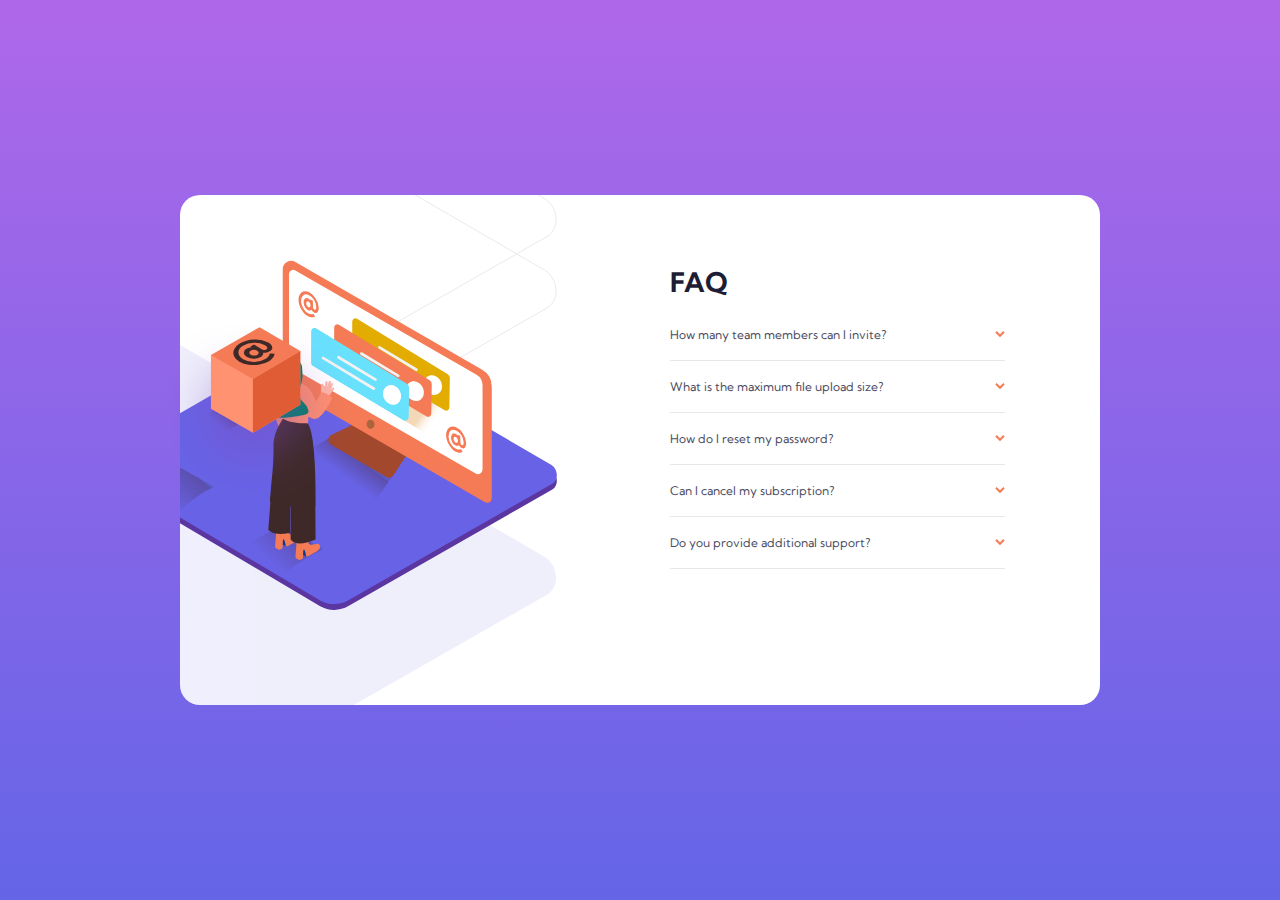
<file: index.html>
<!DOCTYPE html>
<html lang="en">
    <head>
        <meta charset="UTF-8" />
        <meta http-equiv="X-UA-Compatible" content="IE=edge" />
        <meta name="viewport" content="width=device-width, initial-scale=1.0" />
        <title>FAQ Accordion Card</title>
        <link rel="icon" type="image/png" sizes="32x32" href="./images/favicon-32x32.png" />
        <link rel="stylesheet" href="./css/styles.css" />
    </head>
    <body>
        <main class="card">
            <figure class="card-picture mobilePicture">
                <img
                    src="./images/bg-pattern-mobile.svg"
                    alt="Background Patter"
                    class="picture-bgPattern"
                />
                <img
                    src="./images/illustration-woman-online-mobile.svg"
                    alt="Woman Online Illustration"
                    class="picture-img"
                />
            </figure>
            <figure class="card-picture desktopPicture">
                <img
                    src="./images/bg-pattern-desktop.svg"
                    alt="Background Patter"
                    class="picture-bgPattern"
                />
                <img
                    src="./images/illustration-woman-online-desktop.svg"
                    alt="Woman Online Illustration"
                    class="picture-img"
                />
            </figure>
            <div class="card-info">
                <h1 class="info-title">FAQ</h1>
                <div class="info-faqs">
                    <div class="faqs-item">
                        <div class="faqs-accordion" data-index="0">
                            <p class="accordion-question">How many team members can I invite?</p>
                            <img
                                src="./images/icon-arrow-down.svg"
                                alt="Arrow Icon"
                                class="accordion-arrow"
                            />
                        </div>
                        <div class="faqs-answerContainer"></div>
                        <div class="faqs-line"></div>
                    </div>
                    <div class="faqs-item">
                        <div class="faqs-accordion" data-index="1">
                            <p class="accordion-question">What is the maximum file upload size?</p>
                            <img
                                src="./images/icon-arrow-down.svg"
                                alt="Arrow Icon"
                                class="accordion-arrow"
                            />
                        </div>
                        <div class="faqs-answerContainer"></div>
                        <div class="faqs-line"></div>
                    </div>
                    <div class="faqs-item">
                        <div class="faqs-accordion" data-index="2">
                            <p class="accordion-question">How do I reset my password?</p>
                            <img
                                src="./images/icon-arrow-down.svg"
                                alt="Arrow Icon"
                                class="accordion-arrow"
                            />
                        </div>
                        <div class="faqs-answerContainer"></div>
                        <div class="faqs-line"></div>
                    </div>
                    <div class="faqs-item">
                        <div class="faqs-accordion" data-index="3">
                            <p class="accordion-question">Can I cancel my subscription?</p>
                            <img
                                src="./images/icon-arrow-down.svg"
                                alt="Arrow Icon"
                                class="accordion-arrow"
                            />
                        </div>
                        <div class="faqs-answerContainer"></div>
                        <div class="faqs-line"></div>
                    </div>
                    <div class="faqs-item">
                        <div class="faqs-accordion" data-index="4">
                            <p class="accordion-question">Do you provide additional support?</p>
                            <img
                                src="./images/icon-arrow-down.svg"
                                alt="Arrow Icon"
                                class="accordion-arrow"
                            />
                        </div>
                        <div class="faqs-answerContainer"></div>
                        <div class="faqs-line"></div>
                    </div>
                </div>
            </div>
        </main>
        <img src="./images/illustration-box-desktop.svg" alt="Box Illustration" class="box" />
        <template id="answerTemplate">
            <p class="faqs-answer"></p>
        </template>
        <script src="./js/script.js"></script>
    </body>
</html>
</file>
<file: css/styles.css>
/* Google Fonts https://fonts.google.com/ */
@import url('https://fonts.googleapis.com/css2?family=Kumbh+Sans:wght@400;700&display=swap');

/* Reset Styles */
* {
    margin: 0;
    padding: 0;
    box-sizing: border-box;
}

img {
    display: block;
}

/* Standard Styles */
body {
    font-family: 'Kumbh Sans', sans-serif;
    font-size: 12px;
    background: linear-gradient(hsl(273, 75%, 66%), hsl(240, 73%, 65%));
    min-height: 100vh;
    padding: 150px 25px 0;
}

/* Card */
.card {
    max-width: 920px;
    height: 535px;
    background-color: #fff;
    border-radius: 20px;
}

/* Card | Picture */
.card-picture {
    position: relative;
    width: 75%;
    margin: 0 auto;
}

.picture-bgPattern {
    z-index: 1;
}

.picture-img {
    z-index: 2;
}

/* Card | Info */
.card-info {
    padding: 30px 30px 0;
}

.info-title {
    font-size: 27px;
    color: hsl(238, 29%, 16%);
    text-align: center;
}

/* Card | Info | Questions */
.info-faqs {
    margin-top: 10px;
}

.faqs-item {
    text-align: left;
}

.faqs-accordion {
    display: flex;
    justify-content: space-between;
    align-items: center;
    padding: 18px 0;
}

.accordion-question {
    color: hsl(237, 12%, 33%);
}

.faqs-answer {
    color: hsl(240, 6%, 50%);
    padding-bottom: 18px;
}

.faqs-line {
    border-top: 1px solid hsl(240, 5%, 91%);
}

.desktopPicture {
    display: none;
}

.box {
    position: absolute;
    left: 160px;
    top: 325px;
    z-index: 3;
}

/* Active States */
.accordion-question:hover {
    cursor: pointer;
}

/* Media Queries */
@media (max-width: 720px) {
    .picture-bgPattern {
        width: 100%;
    }

    .picture-img {
        width: 100%;
        position: absolute;
        left: 0;
        bottom: 28%;
    }

    .box {
        display: none;
    }
}

@media (min-width: 720px) {
    /* Standard Styles */
    body {
        display: flex;
        justify-content: center;
        align-items: center;
        padding: 0 25px;
    }

    /* Card */
    .card {
        height: 510px;
        width: 920px;
        overflow: hidden;
        display: grid;
        grid-template-columns: 1fr 1fr;
    }

    /* Card | Picture */
    .card-picture {
        position: relative;
        width: 460px;
        height: 350px;
        right: 18%;
        top: 65px;
    }

    .picture-bgPattern {
        position: absolute;
        width: 920px;
        height: 900px;
        left: -100%;
        bottom: -225px;
    }

    .picture-img {
        width: 100%;
        left: 0;
        top: 15%;
    }

    /* Card | Info */
    .card-info {
        padding-top: 70px;
        padding-right: 95px;
    }

    .info-title {
        text-align: left;
    }

    .mobilePicture {
        display: none;
    }

    .desktopPicture {
        display: inherit;
    }
}
</file>
